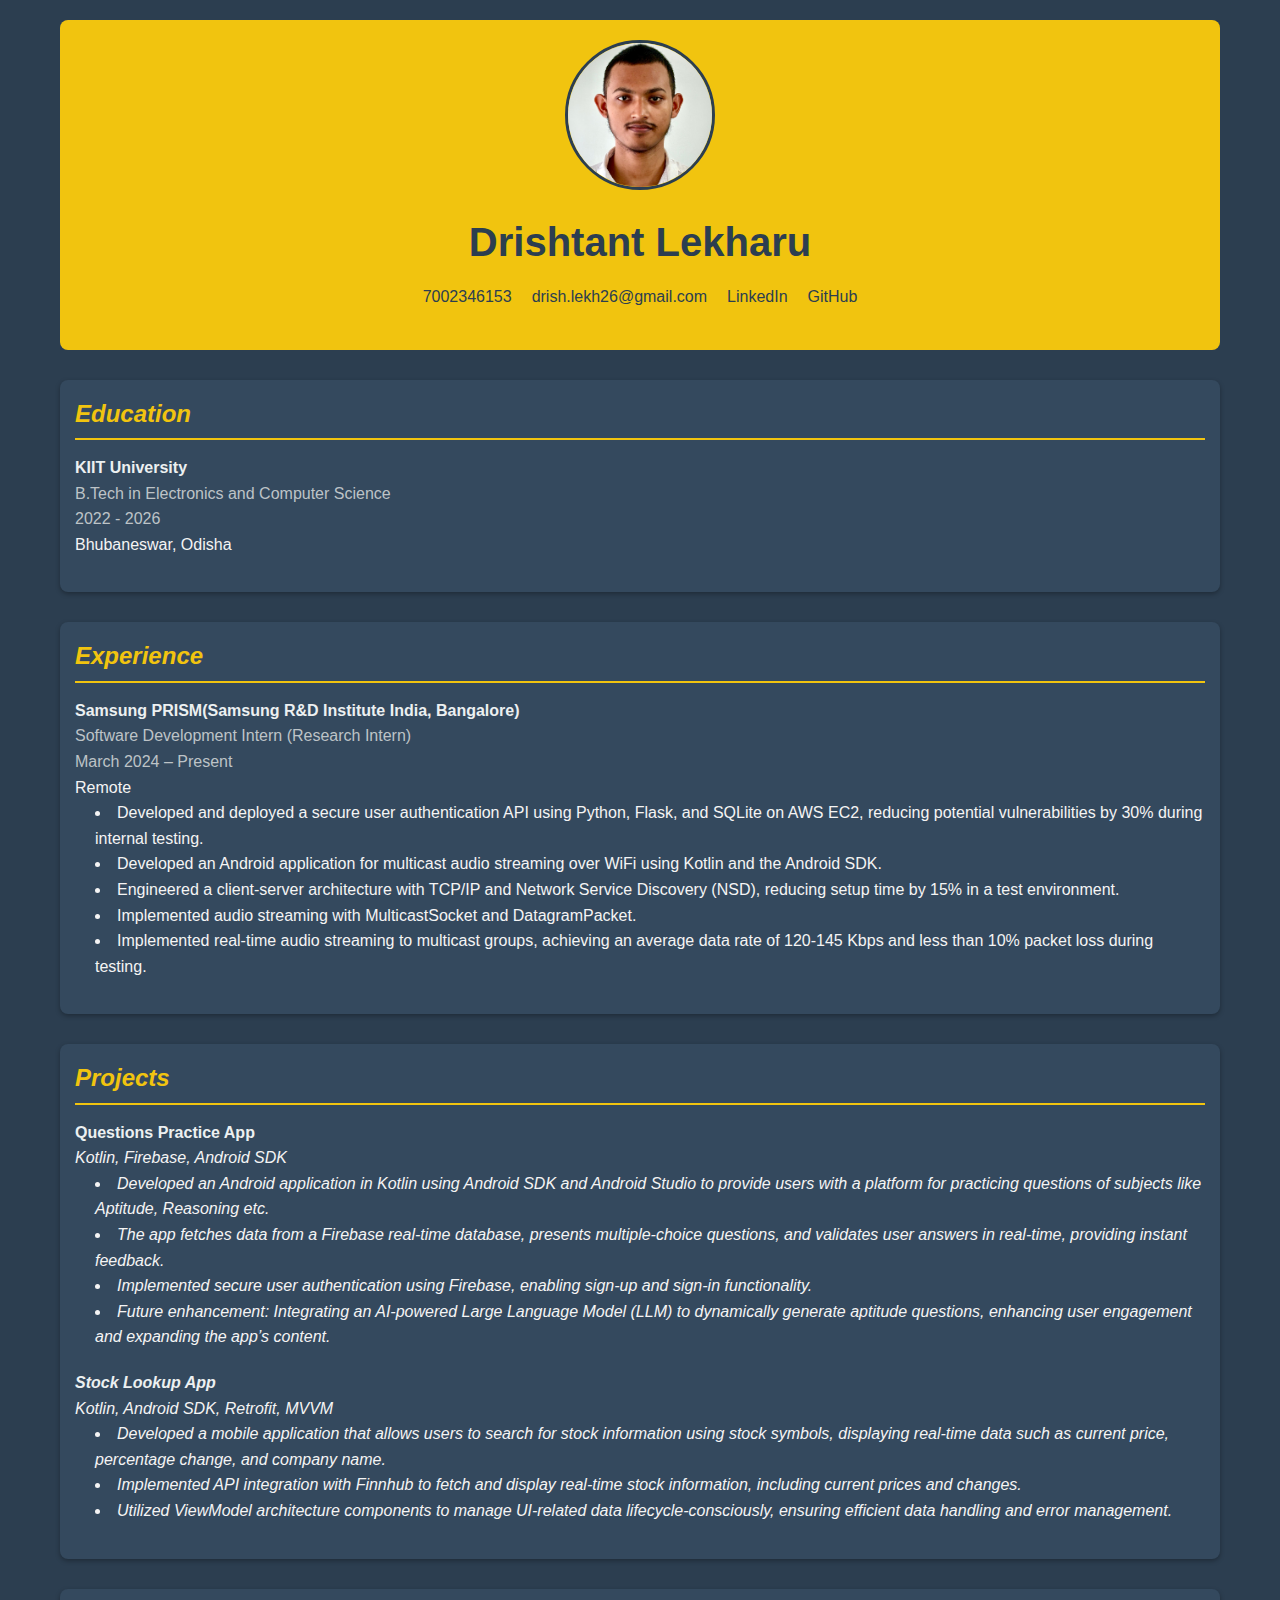
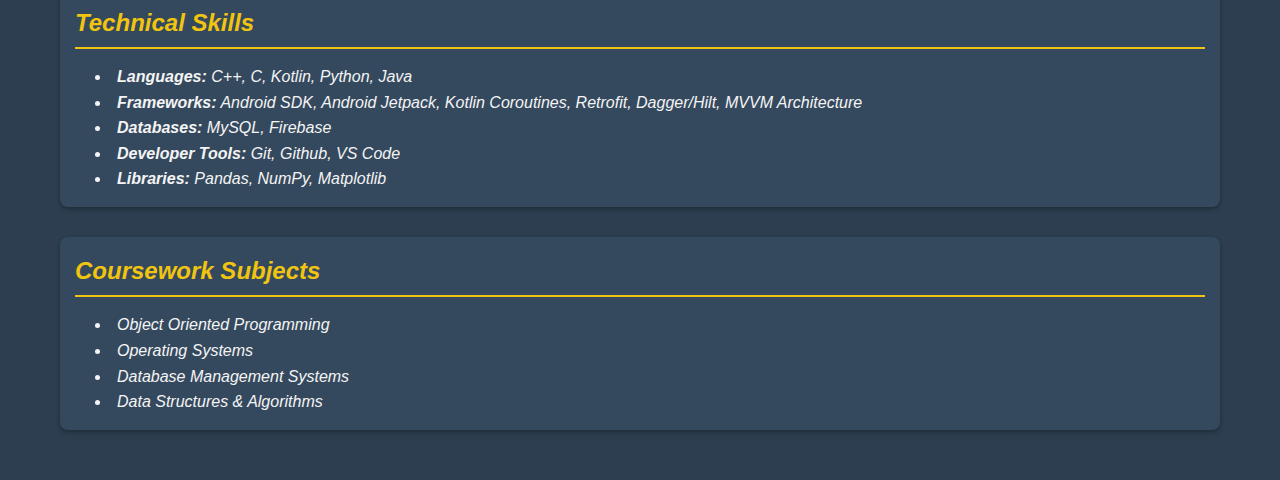
<file: LAB1/index.html>
<!DOCTYPE html>
<html lang="en">
<head>
    <meta charset="UTF-8">
    <meta name="viewport" content="width=device-width, initial-scale=1.0">
    <title>Drishtant Lekharu - Resume</title>
    <link rel="stylesheet" href="style.css">
</head>
<body>
    <div class="header">
        <img src="PP.jpg" alt="Profile Photo" class="profile-photo">
        <h1 class="name">Drishtant Lekharu</h1>
        <div class="contact-info">
            <a href="tel:7002346153">7002346153</a>
            <a href="mailto:drish.lekh26@gmail.com">drish.lekh26@gmail.com</a>
            <a href="https://www.linkedin.com/in/drishtant-lekharu-2ab327262/">LinkedIn</a>
            <a href="https://github.com">GitHub</a>
        </div>
    </div>

    <div class="section">
        <h2 class="section-title"><i>Education</i></h2>
        <div class="experience-item">
            <div class="company-name">KIIT University</div>
            <div class="position">B.Tech in Electronics and Computer Science</div>
            <div class="date">2022 - 2026</div>
            <div class="location">Bhubaneswar, Odisha</div>
        </div>
    </div>

    <div class="section">
        <h2 class="section-title"><i>Experience</i></h2>
        <div class="experience-item">
            <div class="company-name">Samsung PRISM(Samsung R&D Institute India, Bangalore)</div>
            <div class="position">Software Development Intern (Research Intern)</div>
            <div class="date">March 2024 – Present</div>
            <div class="location">Remote</div>
            <ul>
                <li>Developed and deployed a secure user authentication API using Python, Flask, and SQLite on AWS EC2, reducing potential vulnerabilities by 30% during internal testing.</li>
                <li>Developed an Android application for multicast audio streaming over WiFi using Kotlin and the Android SDK.</li>
                <li>Engineered a client-server architecture with TCP/IP and Network Service Discovery (NSD), reducing setup time by 15% in a test environment.</li>
                <li>Implemented audio streaming with MulticastSocket and DatagramPacket.</li>
                <li>Implemented real-time audio streaming to multicast groups, achieving an average data rate of 120-145 Kbps and less than 10% packet loss during testing.</li>
            </ul>
        </div>
    </div>

    <div class="section">
        <h2 class="section-title"><i>Projects</i></h2>
        <div class="project-item">
            <div class="project-name">Questions Practice App</div>
            <div class="technologies"><i>Kotlin, Firebase, Android SDK<i></div>
            <ul>
                <li>Developed an Android application in Kotlin using Android SDK and Android Studio to provide users with a platform for practicing questions of subjects like Aptitude, Reasoning etc.</li>
                <li>The app fetches data from a Firebase real-time database, presents multiple-choice questions, and validates user answers in real-time, providing instant feedback.</li>
                <li>Implemented secure user authentication using Firebase, enabling sign-up and sign-in functionality.</li>
                <li>Future enhancement: Integrating an AI-powered Large Language Model (LLM) to dynamically generate aptitude questions, enhancing user engagement and expanding the app’s content.</li>
            </ul>
        </div>
        <div class="project-item">
            <div class="project-name">Stock Lookup App</div>
            <div class="technologies"><i>Kotlin, Android SDK, Retrofit, MVVM</i></div>
            <ul>
                <li>Developed a mobile application that allows users to search for stock information using stock symbols, displaying real-time data such as current price, percentage change, and company name.</li>
                <li>Implemented API integration with Finnhub to fetch and display real-time stock information, including current prices and changes.</li>
                <li>Utilized ViewModel architecture components to manage UI-related data lifecycle-consciously, ensuring efficient data handling and error management.</li>
            </ul>
        </div>
    </div>

    <div class="section">
        <h2 class="section-title">Technical Skills</h2>
        <ul>
            <li><strong>Languages:</strong> C++, C, Kotlin, Python, Java</li>
            <li><strong>Frameworks:</strong> Android SDK, Android Jetpack, Kotlin Coroutines, Retrofit, Dagger/Hilt, MVVM Architecture</li>
            <li><strong>Databases:</strong> MySQL, Firebase</li>
            <li><strong>Developer Tools:</strong> Git, Github, VS Code</li>
            <li><strong>Libraries:</strong> Pandas, NumPy, Matplotlib</li>
        </ul>
    </div>

    <div class="section">
        <h2 class="section-title">Coursework Subjects</h2>
        <ul>
            <li>Object Oriented Programming</li>
            <li>Operating Systems</li>
            <li>Database Management Systems</li>
            <li>Data Structures & Algorithms</li>
        </ul>
    </div>
</body>
</html>
</file>
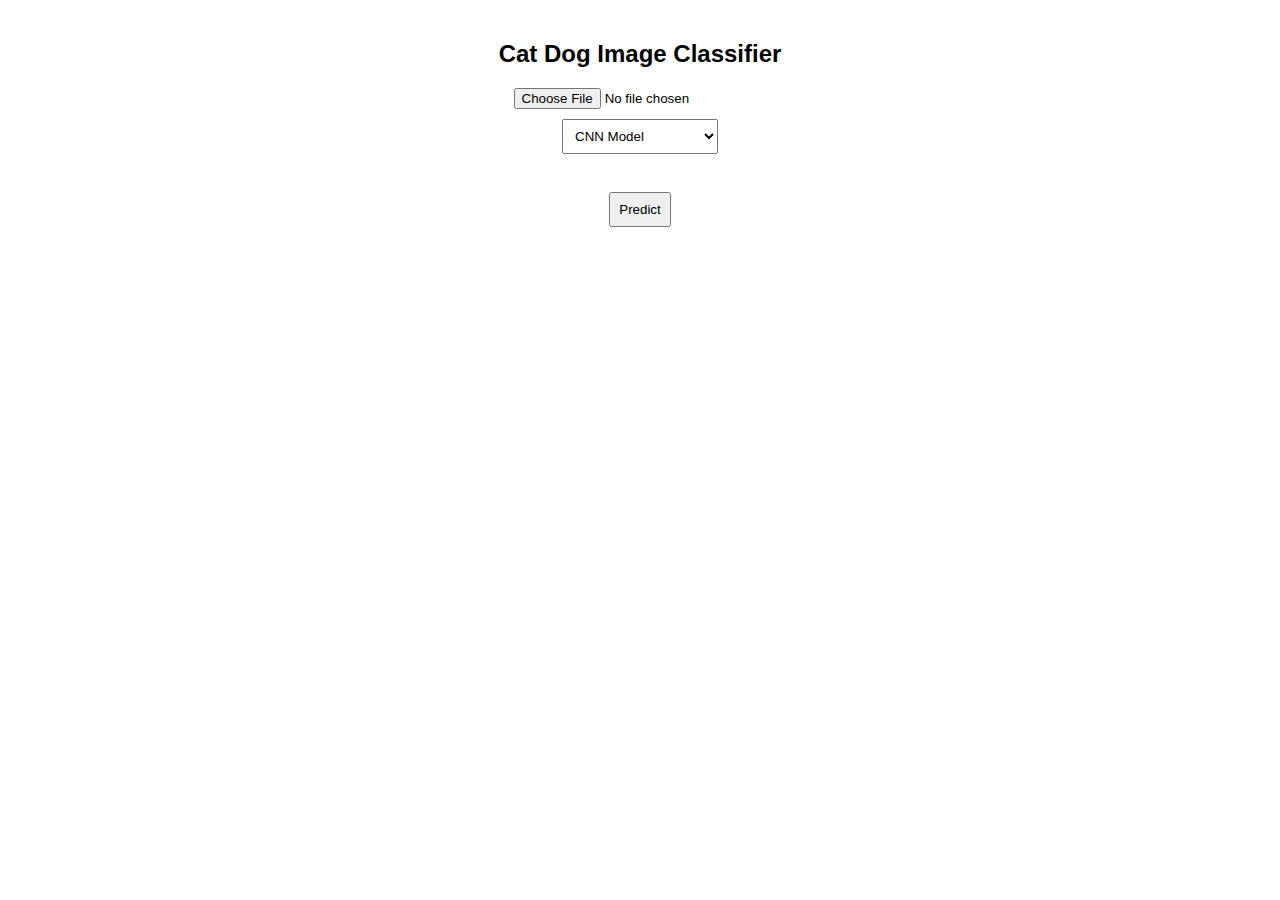
<file: lab_2/templates/index.html>
<!DOCTYPE html>
<html>
<head>
    <title>Cat Dog Classifier</title>
    <style>
        body {
            font-family: Arial;
            max-width: 800px;
            margin: 0 auto;
            padding: 20px;
        }
        .container {
            text-align: center;
        }
        select, button {
            margin: 10px;
            padding: 8px;
        }
        #imagePreview {
            max-width: 300px;
            margin: 10px auto;
        }
        .result {
            font-weight: bold;
            margin-top: 20px;
        }
        .confidence {
            color: #666;
            font-size: 0.9em;
            margin-top: 5px;
        }
    </style>
</head>
<body>
    <div class="container">
        <h2>Cat Dog Image Classifier</h2>
        <input type="file" id="imageUpload" accept="image/*">
        <br>
        <select id="modelSelect">
            <option value="cnn">CNN Model</option>
            <option value="logistic">Logistic Regression</option>
            <option value="kmeans">K-means Clustering</option>
            <option value="random_forest">Random Forest</option>
        </select>
        <br>
        <img id="imagePreview" style="display: none;">
        <br>
        <button onclick="predict()">Predict</button>
        <div id="result" class="result"></div>
        <div id="confidence" class="confidence"></div>
    </div>

    <script>
        document.getElementById('imageUpload').addEventListener('change', function(e) {
            const preview = document.getElementById('imagePreview');
            preview.style.display = 'block';
            preview.src = URL.createObjectURL(e.target.files[0]);
        });

        function predict() {
            const fileInput = document.getElementById('imageUpload');
            const modelSelect = document.getElementById('modelSelect');
            const resultDiv = document.getElementById('result');
            const confidenceDiv = document.getElementById('confidence');

            if (!fileInput.files[0]) {
                alert('Please select an image first');
                return;
            }

            const formData = new FormData();
            formData.append('file', fileInput.files[0]);
            formData.append('model', modelSelect.value);

            fetch('/predict', {
                method: 'POST',
                body: formData
            })
            .then(response => response.json())
            .then(data => {
                resultDiv.textContent = `Predicted: ${data.result}`;
                
            })
            .catch(error => {
                console.error('Error:', error);
                resultDiv.textContent = 'Error processing image';
                confidenceDiv.textContent = '';
            });
        }
    </script>
</body>
</html>
</file>
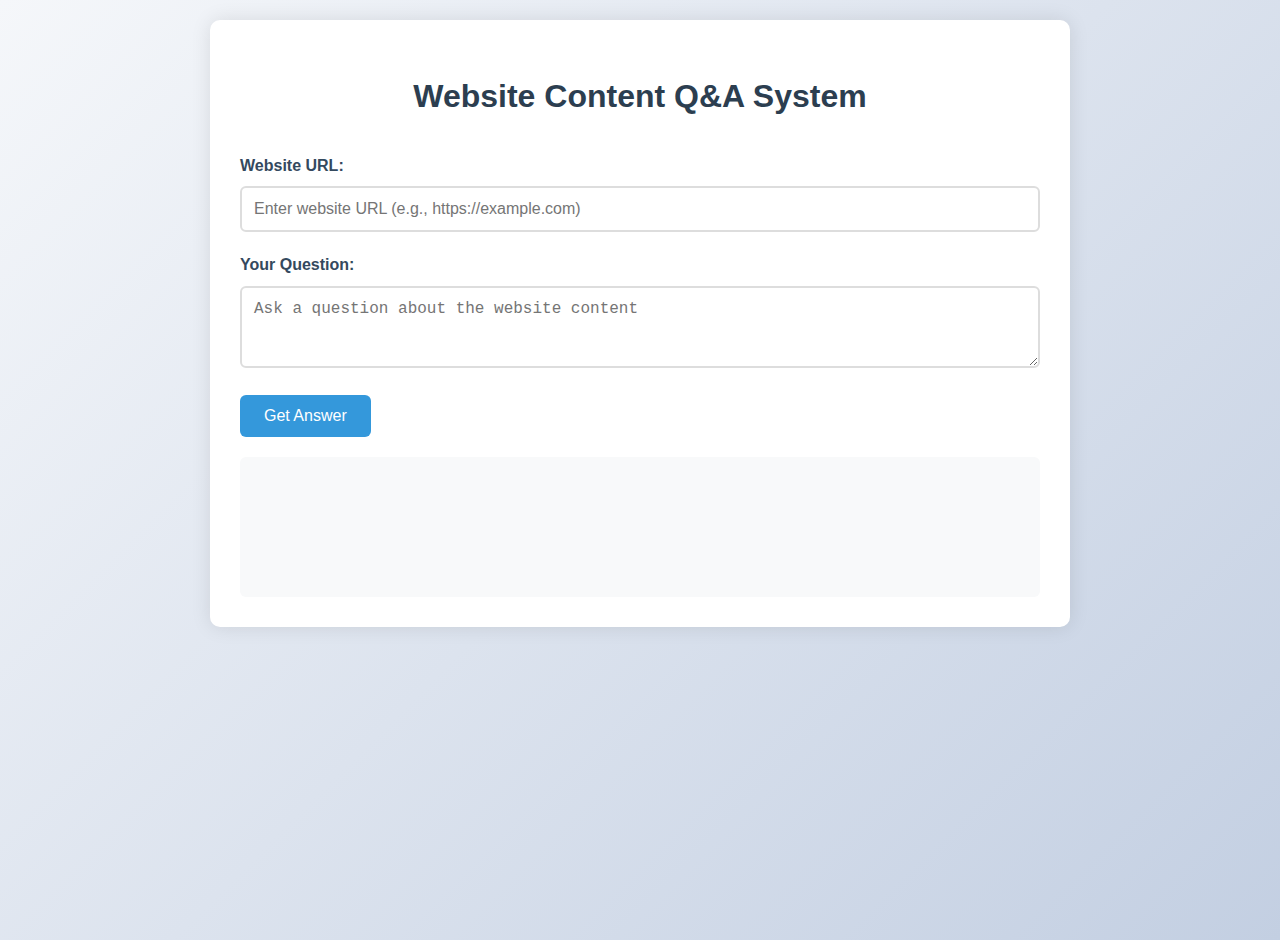
<file: ADLAB5/LAB5/templates/index.html>
<!DOCTYPE html>
<html lang="en">
<head>
    <meta charset="UTF-8">
    <meta name="viewport" content="width=device-width, initial-scale=1.0">
    <title>Website Q&A System</title>
    <style>
        body {
            font-family: 'Arial', sans-serif;
            line-height: 1.6;
            margin: 0;
            padding: 20px;
            background: linear-gradient(135deg, #f5f7fa 0%, #c3cfe2 100%);
            min-height: 100vh;
        }
        .container {
            max-width: 800px;
            margin: 0 auto;
            background: white;
            padding: 30px;
            border-radius: 10px;
            box-shadow: 0 0 20px rgba(0,0,0,0.1);
        }
        h1 {
            text-align: center;
            color: #2c3e50;
            margin-bottom: 30px;
        }
        .input-group {
            margin-bottom: 20px;
        }
        label {
            display: block;
            margin-bottom: 8px;
            color: #34495e;
            font-weight: bold;
        }
        input[type="text"], textarea {
            width: 100%;
            padding: 12px;
            border: 2px solid #ddd;
            border-radius: 6px;
            font-size: 16px;
            box-sizing: border-box;
        }
        button {
            background-color: #3498db;
            color: white;
            padding: 12px 24px;
            border: none;
            border-radius: 6px;
            cursor: pointer;
            font-size: 16px;
        }
        button:disabled {
            background-color: #bdc3c7;
        }
        #response {
            margin-top: 20px;
            padding: 20px;
            border-radius: 6px;
            background-color: #f8f9fa;
            min-height: 100px;
        }
        .loading {
            text-align: center;
            display: none;
        }
    </style>
</head>
<body>
    <div class="container">
        <h1>Website Content Q&A System</h1>

        <div class="input-group">
            <label for="url">Website URL:</label>
            <input type="text" id="url" placeholder="Enter website URL (e.g., https://example.com)">
        </div>

        <div class="input-group">
            <label for="question">Your Question:</label>
            <textarea id="question" rows="3" placeholder="Ask a question about the website content"></textarea>
        </div>

        <button onclick="processQuestion()" id="submitBtn">Get Answer</button>

        <div class="loading" id="loading">Processing your request...</div>

        <div id="response"></div>
    </div>

    <script>
        async function processQuestion() {
            const url = document.getElementById('url').value;
            const question = document.getElementById('question').value;
            const submitBtn = document.getElementById('submitBtn');
            const loading = document.getElementById('loading');
            const responseDiv = document.getElementById('response');

            if (!url || !question) {
                alert('Please enter both URL and question');
                return;
            }

            submitBtn.disabled = true;
            loading.style.display = 'block';
            responseDiv.innerHTML = '';

            try {
                const response = await fetch('/process', {
                    method: 'POST',
                    headers: {
                        'Content-Type': 'application/json',
                    },
                    body: JSON.stringify({ url, question })
                });

                const data = await response.json();

                if (data.error) {
                    responseDiv.innerHTML = `<p style="color: red;">Error: ${data.error}</p>`;
                } else {
                    responseDiv.innerHTML = `<p>${data.response}</p>`;
                }
            } catch (error) {
                responseDiv.innerHTML = `<p style="color: red;">Error: ${error.message}</p>`;
            } finally {
                submitBtn.disabled = false;
                loading.style.display = 'none';
            }
        }
    </script>
</body>
</html>
</file>
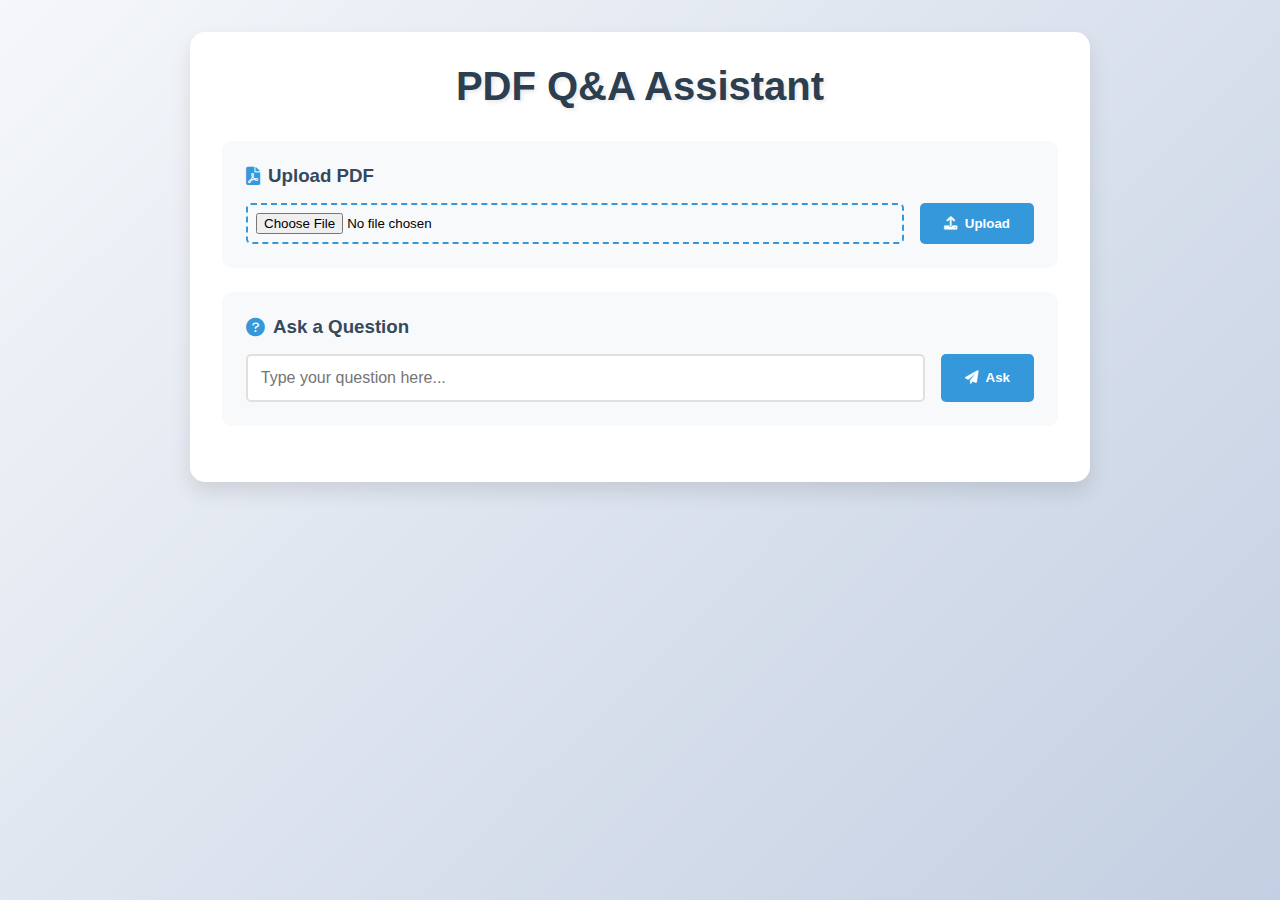
<file: LAB_4/ADLAB4/templates/index.html>
<!DOCTYPE html>
<html>
<head>
    <title>PDF Q&A Assistant</title>
    <link href="https://cdnjs.cloudflare.com/ajax/libs/font-awesome/6.0.0/css/all.min.css" rel="stylesheet">
    <style>
        * {
            margin: 0;
            padding: 0;
            box-sizing: border-box;
            font-family: 'Segoe UI', Tahoma, Geneva, Verdana, sans-serif;
        }

        body {
            background: linear-gradient(135deg, #f5f7fa 0%, #c3cfe2 100%);
            min-height: 100vh;
            padding: 2rem;
        }

        .container {
            max-width: 900px;
            margin: 0 auto;
            background: white;
            padding: 2rem;
            border-radius: 15px;
            box-shadow: 0 10px 20px rgba(0,0,0,0.1);
        }

        h1 {
            text-align: center;
            color: #2c3e50;
            margin-bottom: 2rem;
            font-size: 2.5rem;
            text-shadow: 2px 2px 4px rgba(0,0,0,0.1);
        }

        .upload-section, .question-section {
            background: #f8f9fa;
            padding: 1.5rem;
            border-radius: 10px;
            margin-bottom: 1.5rem;
            transition: transform 0.3s ease;
        }

        .upload-section:hover, .question-section:hover {
            transform: translateY(-5px);
        }

        h3 {
            color: #34495e;
            margin-bottom: 1rem;
            display: flex;
            align-items: center;
            gap: 0.5rem;
        }

        h3 i {
            color: #3498db;
        }

        .file-input-container {
            display: flex;
            gap: 1rem;
            align-items: center;
        }

        #pdfFile {
            flex: 1;
            padding: 0.5rem;
            border: 2px dashed #3498db;
            border-radius: 5px;
            cursor: pointer;
        }

        .question-input {
            display: flex;
            gap: 1rem;
            margin-top: 1rem;
        }

        #question {
            flex: 1;
            padding: 0.8rem;
            border: 2px solid #e0e0e0;
            border-radius: 5px;
            font-size: 1rem;
            transition: border-color 0.3s ease;
        }

        #question:focus {
            outline: none;
            border-color: #3498db;
        }

        button {
            background: #3498db;
            color: white;
            border: none;
            padding: 0.8rem 1.5rem;
            border-radius: 5px;
            cursor: pointer;
            font-weight: bold;
            transition: all 0.3s ease;
            display: flex;
            align-items: center;
            gap: 0.5rem;
        }

        button:hover {
            background: #2980b9;
            transform: translateY(-2px);
            box-shadow: 0 5px 15px rgba(0,0,0,0.1);
        }

        #response {
            margin-top: 2rem;
            padding: 1.5rem;
            border-radius: 10px;
            background: #f8f9fa;
            min-height: 100px;
            border-left: 4px solid #3498db;
            position: relative;
            display: none;
        }

        #response.active {
            display: block;
            animation: slideIn 0.5s ease;
        }

        .loading {
            display: none;
            text-align: center;
            margin: 1rem 0;
        }

        .loading.active {
            display: block;
        }

        .spinner {
            width: 40px;
            height: 40px;
            border: 4px solid #f3f3f3;
            border-top: 4px solid #3498db;
            border-radius: 50%;
            animation: spin 1s linear infinite;
            margin: 0 auto;
        }

        @keyframes spin {
            0% { transform: rotate(0deg); }
            100% { transform: rotate(360deg); }
        }

        @keyframes slideIn {
            from {
                opacity: 0;
                transform: translateY(-20px);
            }
            to {
                opacity: 1;
                transform: translateY(0);
            }
        }

        .status-message {
            text-align: center;
            color: #2ecc71;
            margin-top: 0.5rem;
            font-weight: bold;
            display: none;
        }

        .status-message.error {
            color: #e74c3c;
        }

        .status-message.active {
            display: block;
            animation: fadeIn 0.5s ease;
        }

        @keyframes fadeIn {
            from { opacity: 0; }
            to { opacity: 1; }
        }
    </style>
</head>
<body>
    <div class="container">
        <h1>PDF Q&A Assistant</h1>

        <div class="upload-section">
            <h3><i class="fas fa-file-pdf"></i> Upload PDF</h3>
            <div class="file-input-container">
                <input type="file" id="pdfFile" accept=".pdf">
                <button onclick="uploadPDF()">
                    <i class="fas fa-upload"></i>
                    Upload
                </button>
            </div>
            <div class="status-message" id="uploadStatus"></div>
        </div>

        <div class="question-section">
            <h3><i class="fas fa-question-circle"></i> Ask a Question</h3>
            <div class="question-input">
                <input type="text" id="question" placeholder="Type your question here...">
                <button onclick="askQuestion()">
                    <i class="fas fa-paper-plane"></i>
                    Ask
                </button>
            </div>
        </div>

        <div class="loading" id="loading">
            <div class="spinner"></div>
            <p>Processing your request...</p>
        </div>

        <div id="response"></div>
    </div>

    <script>
        async function uploadPDF() {
            const fileInput = document.getElementById('pdfFile');
            const uploadStatus = document.getElementById('uploadStatus');
            const loading = document.getElementById('loading');

            if (!fileInput.files[0]) {
                showStatus('Please select a file first', true);
                return;
            }

            const formData = new FormData();
            formData.append('pdf', fileInput.files[0]);

            loading.classList.add('active');
            try {
                const response = await fetch('/upload', {
                    method: 'POST',
                    body: formData
                });
                const result = await response.json();

                if (result.error) {
                    showStatus(result.error, true);
                } else {
                    showStatus(result.message);
                }
            } catch (error) {
                showStatus('Error uploading file', true);
            } finally {
                loading.classList.remove('active');
            }
        }

        async function askQuestion() {
            const question = document.getElementById('question').value;
            const responseDiv = document.getElementById('response');
            const loading = document.getElementById('loading');

            if (!question) {
                showStatus('Please enter a question', true);
                return;
            }

            loading.classList.add('active');
            responseDiv.classList.remove('active');

            try {
                const response = await fetch('/ask', {
                    method: 'POST',
                    headers: {
                        'Content-Type': 'application/json'
                    },
                    body: JSON.stringify({ question: question })
                });
                const result = await response.json();

                responseDiv.innerHTML = result.answer || result.error;
                responseDiv.classList.add('active');
            } catch (error) {
                responseDiv.innerHTML = 'Error getting response';
                responseDiv.classList.add('active');
            } finally {
                loading.classList.remove('active');
            }
        }

        function showStatus(message, isError = false) {
            const statusDiv = document.getElementById('uploadStatus');
            statusDiv.textContent = message;
            statusDiv.classList.remove('error');
            if (isError) {
                statusDiv.classList.add('error');
            }
            statusDiv.classList.add('active');
            setTimeout(() => {
                statusDiv.classList.remove('active');
            }, 3000);
        }
    </script>
</body>
</html>
</file>
<file: LAB1/style.css>
* {
    margin: 0;
    padding: 0;
    box-sizing: border-box;
    font-family: 'Arial', sans-serif;
}

body {
    line-height: 1.6;
    color: #f4f4f4; /* Light text for dark mode */
    max-width: 1200px;
    margin: 0 auto;
    padding: 20px;
    background-color: #2c3e50; /* Dark background */
}

.header {
    text-align: center;
    margin-bottom: 30px;
    display: flex;
    flex-direction: column;
    align-items: center;
    background-color: #f1c40f; /* Yellow background */
    color: #2c3e50; /* Dark text for contrast */
    padding: 20px;
    border-radius: 8px;
}

.profile-photo {
    width: 150px;
    height: 150px;
    border-radius: 50%;
    margin-bottom: 20px;
    object-fit: cover;
    border: 3px solid #2c3e50; /* Dark border */
}

.name {
    font-size: 2.5em;
    margin-bottom: 10px;
}

.contact-info {
    display: flex;
    justify-content: center;
    gap: 20px;
    margin-bottom: 20px;
}

.contact-info a {
    color: #2c3e50; /* Dark text for links */
    text-decoration: none;
    transition: color 0.3s;
}

.contact-info a:hover {
    color: #ffcc00; /* Highlight color on hover */
}

.section {
    margin-bottom: 30px;
    background-color: #34495e; /* Darker section background */
    padding: 15px;
    border-radius: 8px;
    box-shadow: 0 2px 5px rgba(0, 0, 0, 0.3);
}

.section-title {
    font-size: 1.5em;
    color: #f1c40f; /* Yellow title */
    border-bottom: 2px solid #f1c40f;
    margin-bottom: 15px;
    padding-bottom: 5px;
}

.experience-item, .project-item {
    margin-bottom: 20px;
}

.company-name, .project-name {
    font-weight: bold;
    color: #ecf0f1; /* Light text for company/project names */
}

.position, .date {
    color: #bdc3c7; /* Lighter text for position/date */
    /* font-style: italic; */
}

ul {
    list-style-position: inside;
    margin-left: 20px;
}

@media (max-width: 768px) {
    .contact-info {
        flex-direction: column;
        gap: 10px;
    }

    body {
        padding: 10px;
    }
}
</file>
